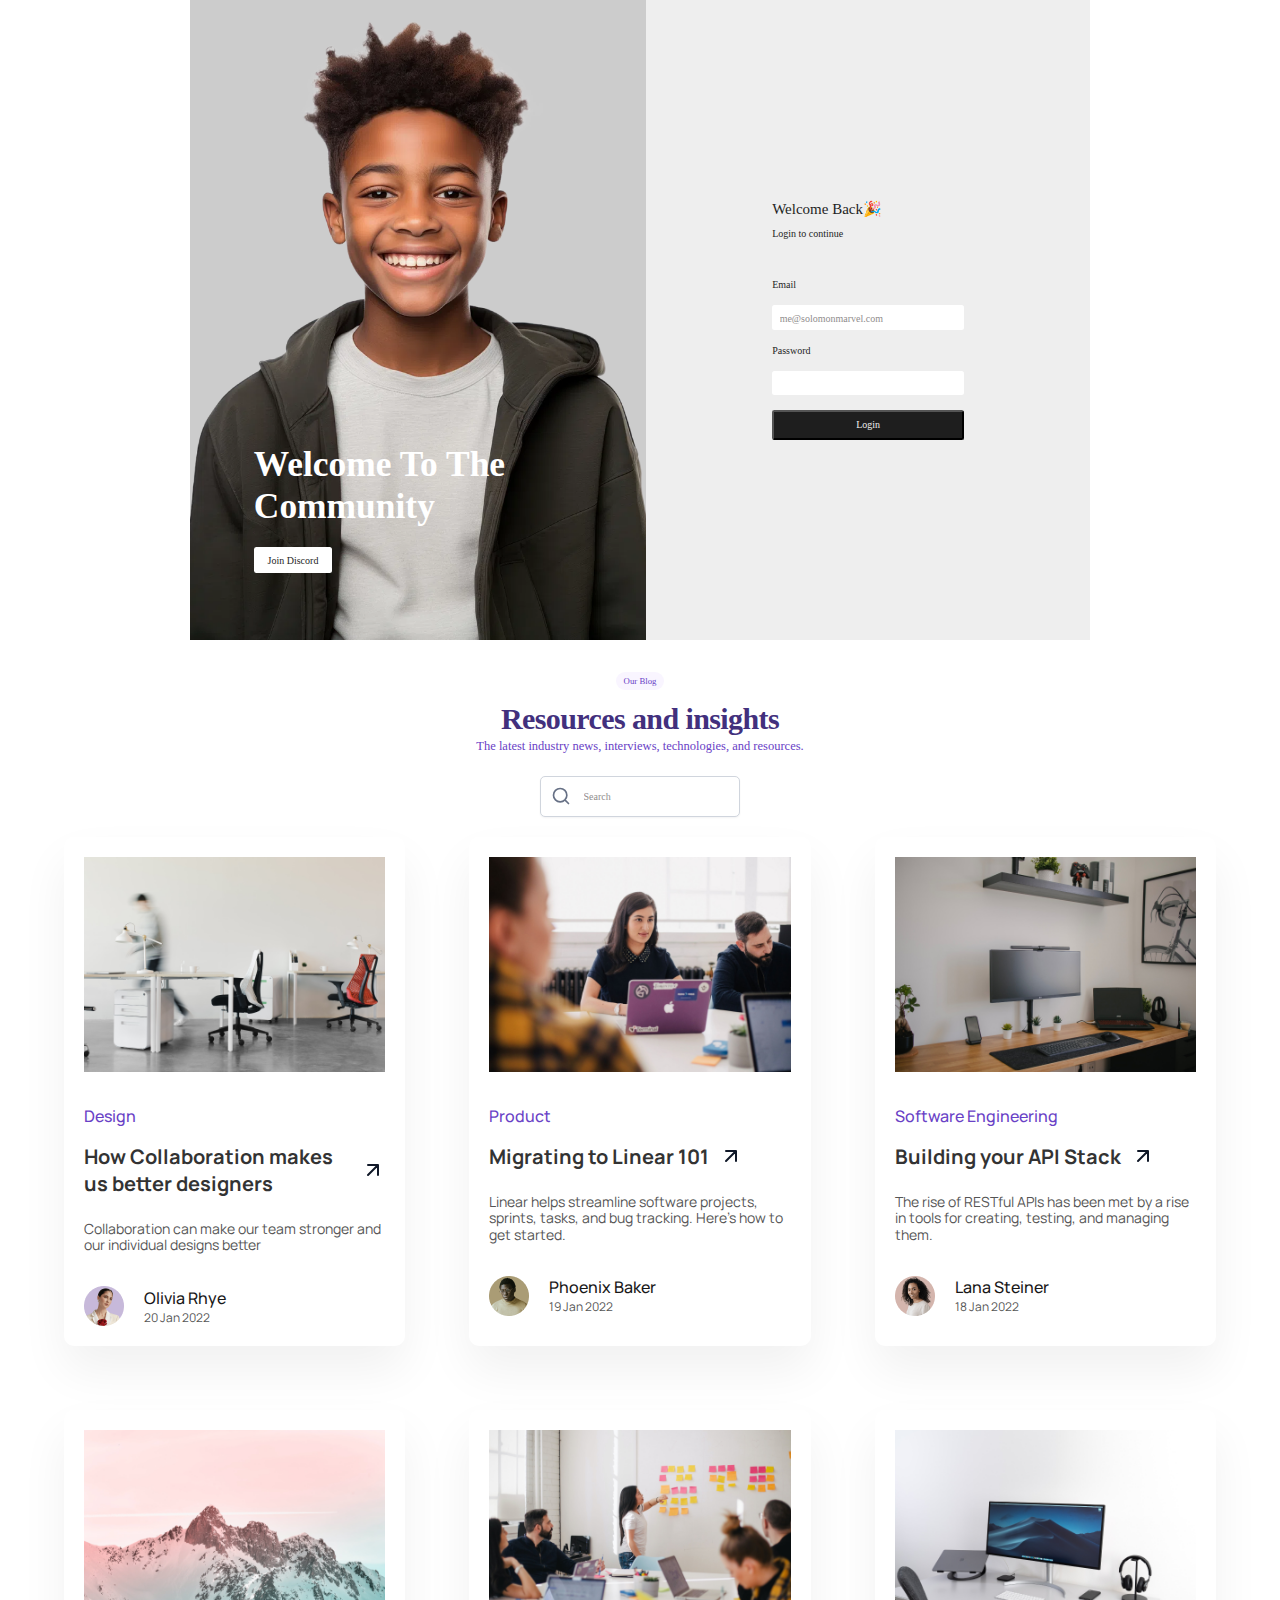
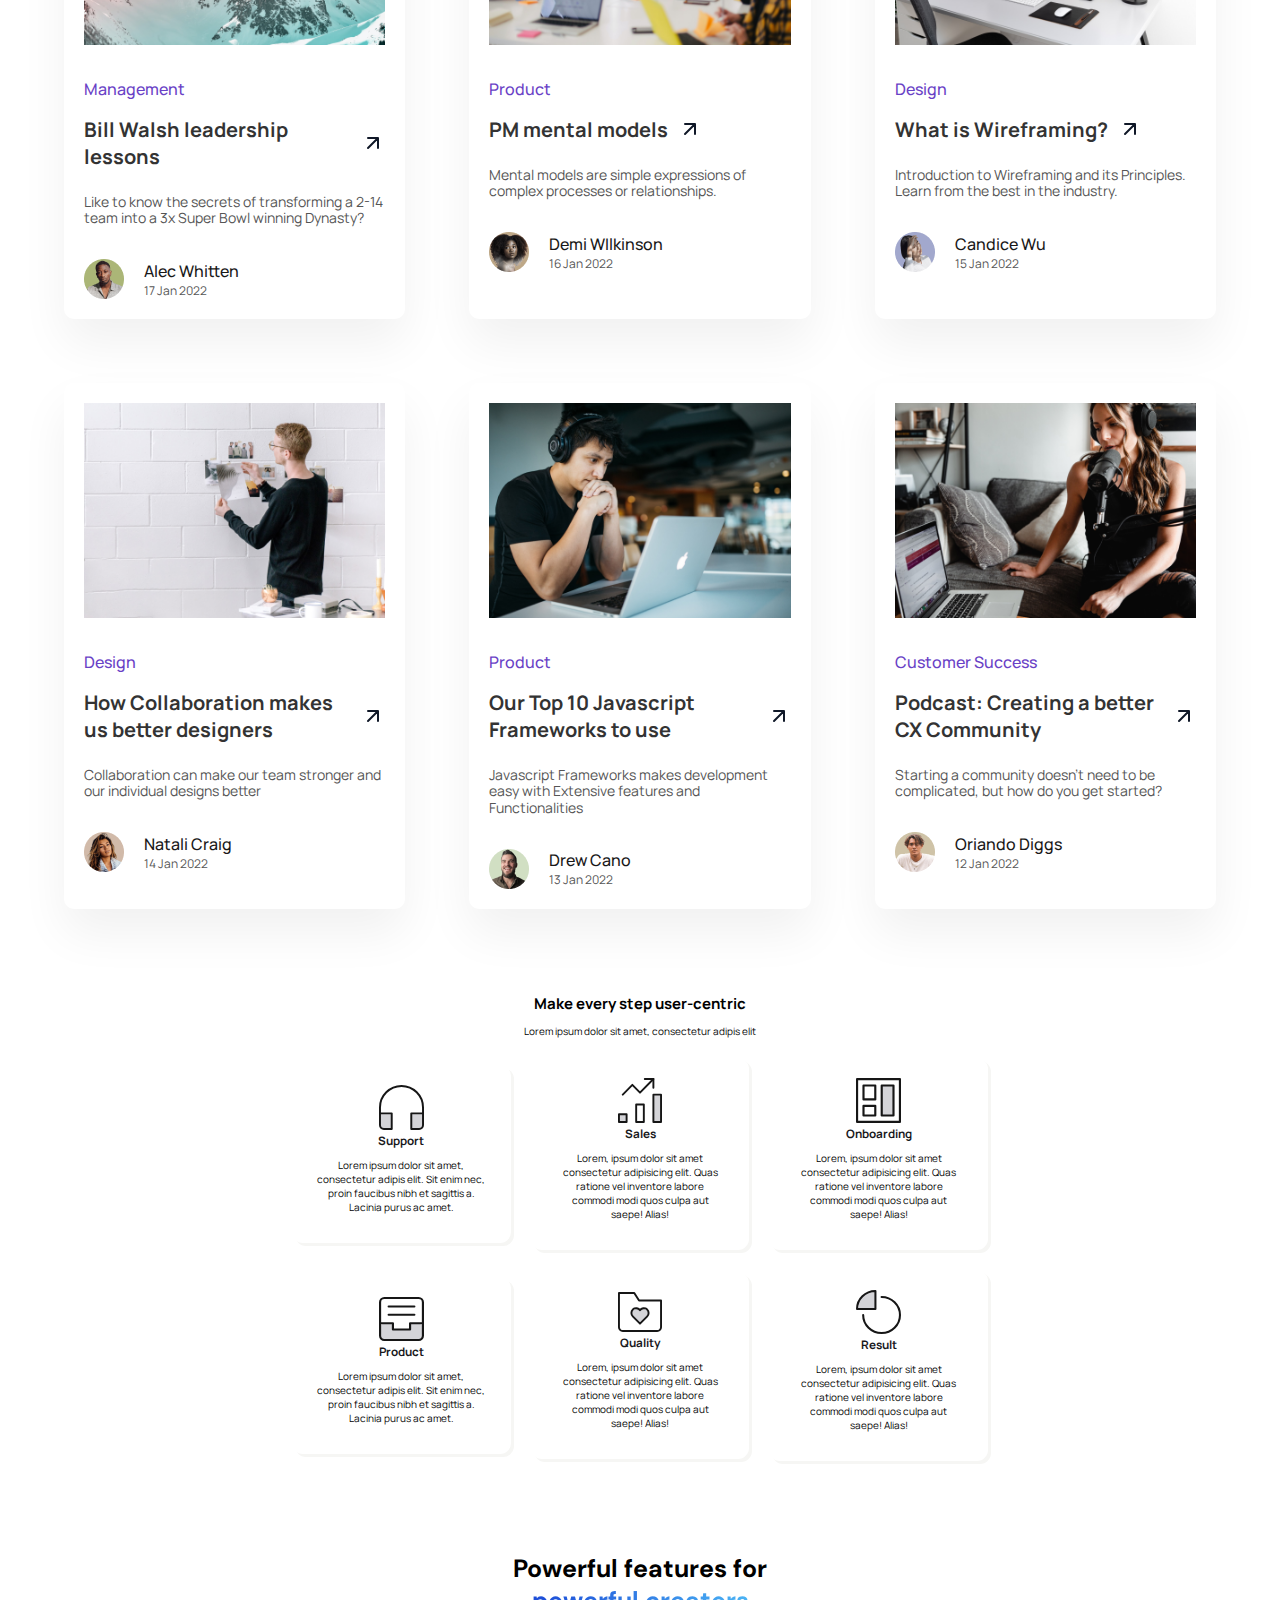
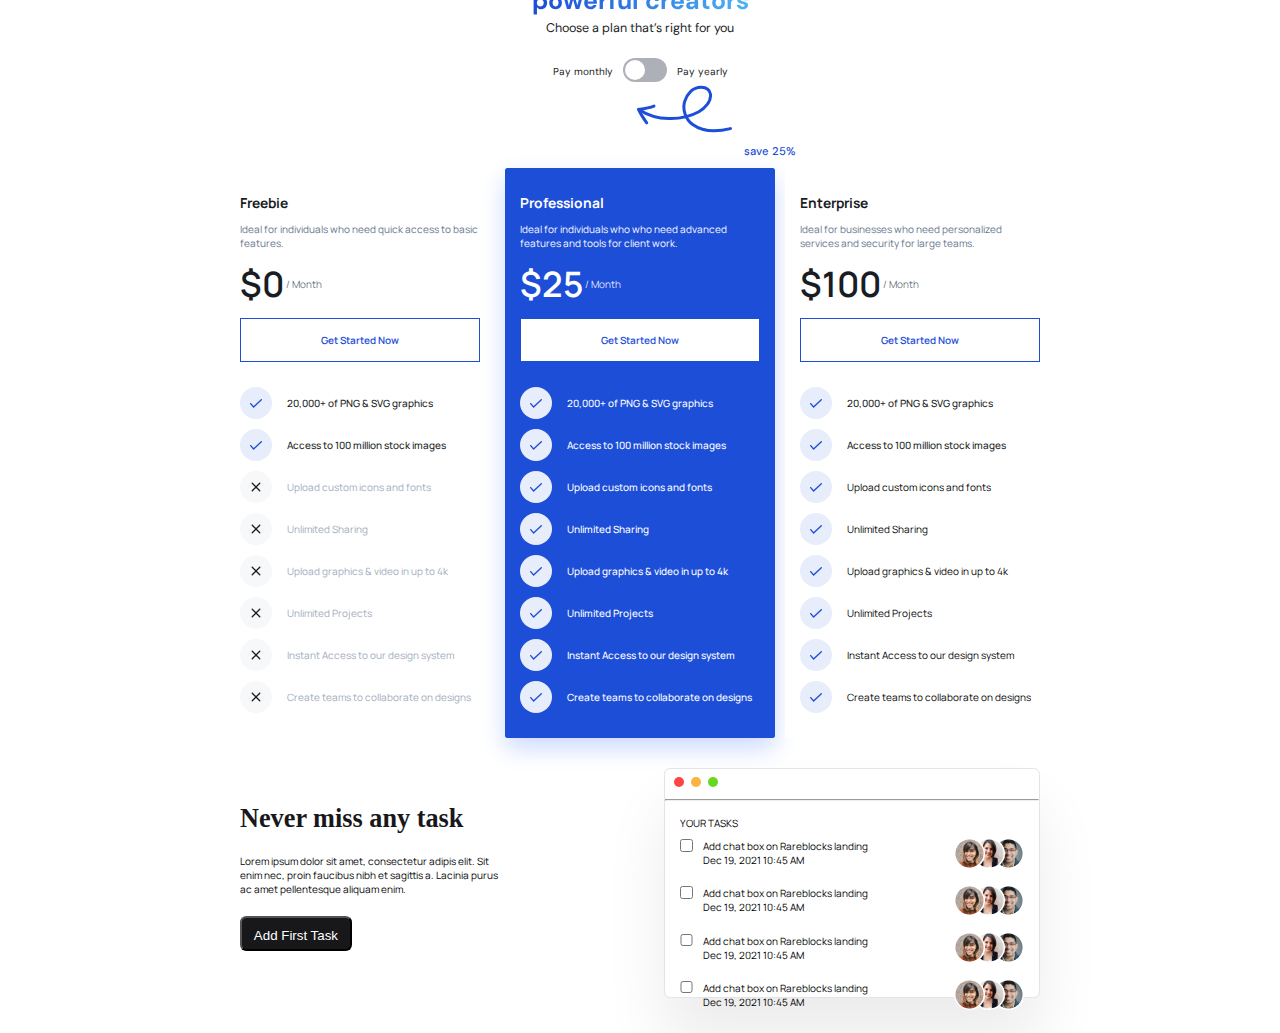
<file: index.html>
<!DOCTYPE html>
<html lang="en">
  <head>
    <meta charset="UTF-8" />
    <meta name="viewport" content="width=device-width, initial-scale=1.0" />
    <link rel="stylesheet" href="assets/css/style.css" />
    <link rel="stylesheet" href="assets/css/queries.css" />
    <title>Task 2 - Community Login</title>
  </head>

  <body>
    <!-- SECTION 3- LOGIN STARTS HERE -->
    <section class="login">
      <div class="left">
        <div class="left-text">
          <h2>Welcome to the community</h2>
          <a href="https://discord.com">Join Discord</a>
        </div>
      </div>
      <div class="right">
        <div class="centered-form">
          <div class="centered-text">
            <h4>Welcome Back🎉</h4>
            <p>Login to continue</p>
          </div>

          <form>
            <label for="email">Email</label>
            <input type="email" id="email" placeholder="me@solomonmarvel.com" />
            <label for="password">Password</label>
            <input type="password" id="password" />
            <button class="btn-login">Login</button>
          </form>
        </div>
      </div>
    </section>
    <!-- SECTION 3- LOGIN ENDS HERE -->

    <!--     SECTION SEVEN STARTS -->
    <section class="blogpost-7___section">
      <div class="blog-header">
        <div class="heading-badge">
          <p class="badge">Our Blog</p>
          <h3 class="blog-heading">Resources and insights</h3>
        </div>

        <p class="blog-subheading-text">
          The latest industry news, interviews, technologies, and resources.
        </p>
        <div class="search-bar">
          <img src="assets//img/icon/search.svg" alt="search icon" />
          <input type="text" placeholder="Search" />
        </div>
      </div>
      <div class="blogpost-7__container">
        <aside class="blogpost-7__card">
          <div class="blogpost-7___image-box">
            <img
              src="assets/img/images/blog/UX_review.png"
              alt="image of a workspace"
              class="blogpost-7___image"
            />
          </div>

          <div class="blogpost-7___text-box">
            <p class="blogpost-7___sub-heading">Design</p>
            <div class="blogpost-7___heading">
              <h4>How Collaboration makes us better designers</h4>
              <img src="assets/img/icon/arrow-up-right.svg" alt="" />
            </div>
            <p class="blogpost-7___text">
              Collaboration can make our team stronger and our individual
              designs better
            </p>
            <div class="blogpost-7___author">
              <img
                src="assets/img/images/avatar/olivia.png"
                alt="olivia-avatar"
              />
              <span>
                <p class="author-name">Olivia Rhye</p>
                <p class="author-date">20 Jan 2022</p>
              </span>
            </div>
          </div>
        </aside>

        <aside class="blogpost-7__card">
          <div class="blogpost-7___image-box">
            <img
              src="assets/img/images/blog/migrate.png"
              alt="group of techies with focus on the female techie"
              class="blogpost-7___image"
            />
          </div>

          <div class="blogpost-7___text-box">
            <p class="blogpost-7___sub-heading">Product</p>
            <div class="blogpost-7___heading">
              <h4>Migrating to Linear 101</h4>
              <img src="assets/img/icon/arrow-up-right.svg" alt="" />
            </div>
            <p class="blogpost-7___text">
              Linear helps streamline software projects, sprints, tasks, and bug
              tracking. Here’s how to get started.
            </p>
            <div class="blogpost-7___author">
              <img
                src="assets/img/images/avatar/phoenix.png"
                alt="Phoenix Baker"
              />
              <span>
                <p class="author-name">Phoenix Baker</p>
                <p class="author-date">19 Jan 2022</p>
              </span>
            </div>
          </div>
        </aside>

        <aside class="blogpost-7__card">
          <div class="blogpost-7___image-box">
            <img
              src="assets/img/images/blog/building_api.png"
              alt="workstation "
              class="blogpost-7___image"
            />
          </div>

          <div class="blogpost-7___text-box">
            <p class="blogpost-7___sub-heading">Software Engineering</p>
            <div class="blogpost-7___heading">
              <h4>Building your API Stack</h4>
              <img src="assets/img/icon/arrow-up-right.svg" alt="" />
            </div>
            <p class="blogpost-7___text">
              The rise of RESTful APIs has been met by a rise in tools for
              creating, testing, and managing them.
            </p>
            <div class="blogpost-7___author">
              <img
                src="assets/img/images/avatar/lana.png"
                alt="Lana Steiners"
              />
              <span>
                <p class="author-name">Lana Steiner</p>
                <p class="author-date">18 Jan 2022</p>
              </span>
            </div>
          </div>
        </aside>

        <aside class="blogpost-7__card">
          <div class="blogpost-7___image-box">
            <img
              src="assets/img/images/blog/bill_walsh.png"
              alt="image of a snowy mountain"
              class="blogpost-7___image"
            />
          </div>

          <div class="blogpost-7___text-box">
            <p class="blogpost-7___sub-heading">Management</p>
            <div class="blogpost-7___heading">
              <h4>Bill Walsh leadership lessons</h4>
              <img src="assets/img/icon/arrow-up-right.svg" alt="" />
            </div>
            <p class="blogpost-7___text">
              Like to know the secrets of transforming a 2-14 team into a 3x
              Super Bowl winning Dynasty?
            </p>
            <div class="blogpost-7___author">
              <img src="assets/img/images/avatar/alec.png" alt="Alec Whitten" />
              <span>
                <p class="author-name">Alec Whitten</p>
                <p class="author-date">17 Jan 2022</p>
              </span>
            </div>
          </div>
        </aside>

        <aside class="blogpost-7__card">
          <div class="blogpost-7___image-box">
            <img
              src="assets/img/images/blog/Pm_mental.png"
              alt="A woman pasting an item on wall"
              class="blogpost-7___image"
            />
          </div>

          <div class="blogpost-7___text-box">
            <p class="blogpost-7___sub-heading">Product</p>
            <div class="blogpost-7___heading">
              <h4>PM mental models</h4>
              <img src="assets/img/icon/arrow-up-right.svg" alt="" />
            </div>
            <p class="blogpost-7___text">
              Mental models are simple expressions of complex processes or
              relationships.
            </p>
            <div class="blogpost-7___author">
              <img
                src="assets/img/images/avatar/demi.png"
                alt="Demi WIlkinson"
              />
              <span>
                <p class="author-name">Demi WIlkinson</p>
                <p class="author-date">16 Jan 2022</p>
              </span>
            </div>
          </div>
        </aside>

        <aside class="blogpost-7__card">
          <div class="blogpost-7___image-box">
            <img
              src="assets/img/images/blog/wireframing.png"
              alt="A workstation with white desk"
              class="blogpost-7___image"
            />
          </div>

          <div class="blogpost-7___text-box">
            <p class="blogpost-7___sub-heading">Design</p>
            <div class="blogpost-7___heading">
              <h4>What is Wireframing?</h4>
              <img src="assets/img/icon/arrow-up-right.svg" alt="" />
            </div>
            <p class="blogpost-7___text">
              Introduction to Wireframing and its Principles. Learn from the
              best in the industry.
            </p>
            <div class="blogpost-7___author">
              <img
                src="assets/img/images/avatar/candice.png"
                alt="Candice Wu"
              />
              <span>
                <p class="author-name">Candice Wu</p>
                <p class="author-date">15 Jan 2022</p>
              </span>
            </div>
          </div>
        </aside>

        <aside class="blogpost-7__card">
          <div class="blogpost-7___image-box">
            <img
              src="assets/img/images/blog/collaboration.png"
              alt="A man pasting an item on wall"
              class="blogpost-7___image"
            />
          </div>

          <div class="blogpost-7___text-box">
            <p class="blogpost-7___sub-heading">Design</p>
            <div class="blogpost-7___heading">
              <h4>How Collaboration makes us better designers</h4>
              <img src="assets/img/icon/arrow-up-right.svg" alt="" />
            </div>
            <p class="blogpost-7___text">
              Collaboration can make our team stronger and our individual
              designs better
            </p>
            <div class="blogpost-7___author">
              <img
                src="assets/img/images/avatar/natali.png"
                alt="natali-avatar"
              />
              <span>
                <p class="author-name">Natali Craig</p>
                <p class="author-date">14 Jan 2022</p>
              </span>
            </div>
          </div>
        </aside>

        <aside class="blogpost-7__card">
          <div class="blogpost-7___image-box">
            <img
              src="assets/img/images/blog/top10_js_framework.png"
              alt="A man looking into the screen of a laptop"
              class="blogpost-7___image"
            />
          </div>

          <div class="blogpost-7___text-box">
            <p class="blogpost-7___sub-heading">Product</p>
            <div class="blogpost-7___heading">
              <h4>Our Top 10 Javascript Frameworks to use</h4>
              <img src="assets/img/icon/arrow-up-right.svg" alt="" />
            </div>
            <p class="blogpost-7___text">
              Javascript Frameworks makes development easy with Extensive
              features and Functionalities
            </p>
            <div class="blogpost-7___author">
              <img src="assets/img/images/avatar/drew.png" alt="Drew Cano" />
              <span>
                <p class="author-name">Drew Cano</p>
                <p class="author-date">13 Jan 2022</p>
              </span>
            </div>
          </div>
        </aside>

        <aside class="blogpost-7__card">
          <div class="blogpost-7___image-box">
            <img
              src="assets/img/images/blog/podcast.png"
              alt="A lady recording a podcast"
              class="blogpost-7___image"
            />
          </div>

          <div class="blogpost-7___text-box">
            <p class="blogpost-7___sub-heading">Customer Success</p>
            <div class="blogpost-7___heading">
              <h4>Podcast: Creating a better CX Community</h4>
              <img src="assets/img/icon/arrow-up-right.svg" alt="" />
            </div>
            <p class="blogpost-7___text">
              Starting a community doesn’t need to be complicated, but how do
              you get started?
            </p>
            <div class="blogpost-7___author">
              <img
                src="assets/img/images/avatar/orlando.png"
                alt="Oriando Diggs"
              />
              <span>
                <p class="author-name">Oriando Diggs</p>
                <p class="author-date">12 Jan 2022</p>
              </span>
            </div>
          </div>
        </aside>
      </div>
    </section>
    <!-- SECTION SEVEN ENDS -->
    <!-- SECTION EIGHT STARTS-->
    <section class="projects" id="projects">
      <h2 class="projects-title">Make every step user-centric</h2>
      <p class="projects-title">
        Lorem ipsum dolor sit amet, consectetur adipis elit
      </p>
      <div class="projects-container">
        <div class="project-container project-card">
          <img
            src="/assets/img/icon/support.svg"
            alt="headphones-3"
            class="project-pic"
          />
          <h3 class="project-title">Support</h3>
          <p class="project-details">
            Lorem ipsum dolor sit amet, consectetur adipis elit. Sit enim nec,
            proin faucibus nibh et sagittis a. Lacinia purus ac amet.
          </p>
        </div>
        <div class="project-container project-card">
          <img
            src="/assets/img/icon/sales.svg"
            alt="chart-bar-33"
            class="project-pic"
          />
          <h3 class="project-title">Sales</h3>
          <p class="project-details">
            Lorem, ipsum dolor sit amet consectetur adipisicing elit. Quas
            ratione vel inventore labore commodi modi quos culpa aut saepe!
            Alias!
          </p>
        </div>
        <div class="project-container project-card">
          <img
            src="/assets/img/icon/onboarding.svg"
            alt="board-2"
            class="project-pic"
          />
          <h3 class="project-title">Onboarding</h3>
          <p class="project-details">
            Lorem, ipsum dolor sit amet consectetur adipisicing elit. Quas
            ratione vel inventore labore commodi modi quos culpa aut saepe!
            Alias!
          </p>
        </div>
      </div>

      <div class="projects-container">
        <div class="project-container project-card">
          <img
            src="/assets/img/icon/product.svg"
            alt="archive-content"
            class="project-pic"
          />
          <h3 class="project-title">Product</h3>
          <p class="project-details">
            Lorem ipsum dolor sit amet, consectetur adipis elit. Sit enim nec,
            proin faucibus nibh et sagittis a. Lacinia purus ac amet.
          </p>
        </div>
        <div class="project-container project-card">
          <img
            src="/assets/img/icon/quality.svg"
            alt="folder-favorite"
            class="project-pic"
          />
          <h3 class="project-title">Quality</h3>
          <p class="project-details">
            Lorem, ipsum dolor sit amet consectetur adipisicing elit. Quas
            ratione vel inventore labore commodi modi quos culpa aut saepe!
            Alias!
          </p>
        </div>
        <div class="project-container project-card">
          <img
            src="/assets/img/icon/result.svg"
            alt="chart-3"
            class="project-pic"
          />
          <h3 class="project-title">Result</h3>
          <p class="project-details">
            Lorem, ipsum dolor sit amet consectetur adipisicing elit. Quas
            ratione vel inventore labore commodi modi quos culpa aut saepe!
            Alias!
          </p>
        </div>
      </div>
    </section>
    <!-- SECTION EIGHT ENDS -->

    <!-- SECTION NINE START-->
    <section>
      <div class="page-nine">
        <div class="heading-content">
          <h1 class="header">
            Powerful features for
            <span class="creators">powerful creators</span>
          </h1>
          <p class="paragraph">Choose a plan that’s right for you</p>
          <p class="paragraph sub-text">
            Pay monthly
            <span class="switch"
              ><svg
                width="44"
                height="24"
                viewBox="0 0 44 24"
                fill="none"
                xmlns="http://www.w3.org/2000/svg"
              >
                <rect
                  width="44"
                  height="24"
                  rx="12"
                  fill="#040921"
                  fill-opacity="0.32"
                />
                <rect x="2" y="2" width="20" height="20" rx="10" fill="white" />
              </svg>
            </span>
            Pay yearly
          </p>
          <p class="arrow-save">
            <svg
              width="107"
              height="88"
              viewBox="0 0 107 88"
              fill="none"
              xmlns="http://www.w3.org/2000/svg"
            >
              <path
                d="M95.4464 61.5977C83.1573 64.6614 68.4838 65.2435 57.6839 57.5062C50.7821 52.5616 47.1171 42.563 49.6965 34.4474C52.1325 26.7828 57.8212 20.0484 66.3458 20.2537C70.7891 20.3607 74.6202 22.405 75.4291 27.0843C76.6648 34.2331 69.5332 41.6311 63.863 44.7407C46.1673 54.4454 21.1341 53.9054 4.27692 42.6409"
                stroke="#1D4ED8"
                stroke-width="3"
                stroke-linecap="round"
              />
              <path
                d="M11.7068 55.8447C9.64482 52.9634 5.14208 46.2418 3.62681 42.4054"
                stroke="#1D4ED8"
                stroke-width="3"
                stroke-linecap="round"
              />
              <path
                d="M3.62689 42.4058C7.13954 41.9423 15.1239 40.6365 18.9603 39.1212"
                stroke="#1D4ED8"
                stroke-width="3"
                stroke-linecap="round"
              />
            </svg>
            <span class="arrow-text">save 25%</span>
          </p>
        </div>
      </div>
    </section>
    <section>
      <div class="flex">
        <div class="row">
          <h3 class="row-heading">Freebie</h3>
          <p class="row-paragraph">
            Ideal for individuals who need quick access to basic features.
          </p>
          <p class="row-sub-paragraph">$0 <span class="sub">/ Month</span></p>
          <button type="button" class="btn">Get Started Now</button>
          <p class="features">
            <svg
              width="32"
              height="32"
              viewBox="0 0 32 32"
              fill="none"
              xmlns="http://www.w3.org/2000/svg"
            >
              <rect width="32" height="32" rx="16" fill="#E8EDFB" />
              <path
                fill-rule="evenodd"
                clip-rule="evenodd"
                d="M21.8162 12.207C22.0701 12.4737 22.0597 12.8957 21.793 13.1495L14.0893 20.4829C13.9577 20.6081 13.7808 20.6742 13.5993 20.666C13.4179 20.6577 13.2477 20.5758 13.128 20.4391L10.1651 17.0545C9.92254 16.7775 9.95052 16.3563 10.2276 16.1138C10.5046 15.8713 10.9258 15.8992 11.1683 16.1763L13.6734 19.0379L20.8737 12.1838C21.1404 11.9299 21.5624 11.9403 21.8162 12.207Z"
                fill="#1D4ED8"
              />
            </svg>
            <span class="bold-text">20,000+ of PNG & SVG graphics</span>
          </p>
          <p class="features">
            <svg
              width="32"
              height="32"
              viewBox="0 0 32 32"
              fill="none"
              xmlns="http://www.w3.org/2000/svg"
            >
              <rect width="32" height="32" rx="16" fill="#E8EDFB" />
              <path
                fill-rule="evenodd"
                clip-rule="evenodd"
                d="M21.8162 12.207C22.0701 12.4737 22.0597 12.8957 21.793 13.1495L14.0893 20.4829C13.9577 20.6081 13.7808 20.6742 13.5993 20.666C13.4179 20.6577 13.2477 20.5758 13.128 20.4391L10.1651 17.0545C9.92254 16.7775 9.95052 16.3563 10.2276 16.1138C10.5046 15.8713 10.9258 15.8992 11.1683 16.1763L13.6734 19.0379L20.8737 12.1838C21.1404 11.9299 21.5624 11.9403 21.8162 12.207Z"
                fill="#1D4ED8"
              />
            </svg>
            <span class="bold-text">Access to 100 million stock images</span>
          </p>
          <p class="features">
            <svg
              width="32"
              height="32"
              viewBox="0 0 32 32"
              fill="none"
              xmlns="http://www.w3.org/2000/svg"
            >
              <rect width="32" height="32" rx="16" fill="#F7F8F9" />
              <path
                d="M20.2422 20.2426C20.5025 19.9822 20.5025 19.5601 20.2422 19.2997L16.9428 16.0004L20.2431 12.7001C20.5034 12.4397 20.5034 12.0176 20.2431 11.7573C19.9827 11.4969 19.5606 11.4969 19.3003 11.7573L16 15.0576L12.6997 11.7573C12.4394 11.4969 12.0173 11.4969 11.7569 11.7573C11.4966 12.0176 11.4966 12.4397 11.7569 12.7001L15.0572 16.0004L11.7578 19.2997C11.4975 19.5601 11.4975 19.9822 11.7578 20.2426C12.0182 20.5029 12.4403 20.5029 12.7006 20.2426L16 16.9432L19.2994 20.2426C19.5597 20.5029 19.9818 20.5029 20.2422 20.2426Z"
                fill="#191D23"
              />
            </svg>

            <span class="blur-text">Upload custom icons and fonts</span>
          </p>
          <p class="features">
            <svg
              width="32"
              height="32"
              viewBox="0 0 32 32"
              fill="none"
              xmlns="http://www.w3.org/2000/svg"
            >
              <rect width="32" height="32" rx="16" fill="#F7F8F9" />
              <path
                d="M20.2422 20.2426C20.5025 19.9822 20.5025 19.5601 20.2422 19.2997L16.9428 16.0004L20.2431 12.7001C20.5034 12.4397 20.5034 12.0176 20.2431 11.7573C19.9827 11.4969 19.5606 11.4969 19.3003 11.7573L16 15.0576L12.6997 11.7573C12.4394 11.4969 12.0173 11.4969 11.7569 11.7573C11.4966 12.0176 11.4966 12.4397 11.7569 12.7001L15.0572 16.0004L11.7578 19.2997C11.4975 19.5601 11.4975 19.9822 11.7578 20.2426C12.0182 20.5029 12.4403 20.5029 12.7006 20.2426L16 16.9432L19.2994 20.2426C19.5597 20.5029 19.9818 20.5029 20.2422 20.2426Z"
                fill="#191D23"
              />
            </svg>

            <span class="blur-text">Unlimited Sharing</span>
          </p>
          <p class="features">
            <svg
              width="32"
              height="32"
              viewBox="0 0 32 32"
              fill="none"
              xmlns="http://www.w3.org/2000/svg"
            >
              <rect width="32" height="32" rx="16" fill="#F7F8F9" />
              <path
                d="M20.2422 20.2426C20.5025 19.9822 20.5025 19.5601 20.2422 19.2997L16.9428 16.0004L20.2431 12.7001C20.5034 12.4397 20.5034 12.0176 20.2431 11.7573C19.9827 11.4969 19.5606 11.4969 19.3003 11.7573L16 15.0576L12.6997 11.7573C12.4394 11.4969 12.0173 11.4969 11.7569 11.7573C11.4966 12.0176 11.4966 12.4397 11.7569 12.7001L15.0572 16.0004L11.7578 19.2997C11.4975 19.5601 11.4975 19.9822 11.7578 20.2426C12.0182 20.5029 12.4403 20.5029 12.7006 20.2426L16 16.9432L19.2994 20.2426C19.5597 20.5029 19.9818 20.5029 20.2422 20.2426Z"
                fill="#191D23"
              />
            </svg>

            <span class="blur-text">Upload graphics & video in up to 4k</span>
          </p>
          <p class="features">
            <svg
              width="32"
              height="32"
              viewBox="0 0 32 32"
              fill="none"
              xmlns="http://www.w3.org/2000/svg"
            >
              <rect width="32" height="32" rx="16" fill="#F7F8F9" />
              <path
                d="M20.2422 20.2426C20.5025 19.9822 20.5025 19.5601 20.2422 19.2997L16.9428 16.0004L20.2431 12.7001C20.5034 12.4397 20.5034 12.0176 20.2431 11.7573C19.9827 11.4969 19.5606 11.4969 19.3003 11.7573L16 15.0576L12.6997 11.7573C12.4394 11.4969 12.0173 11.4969 11.7569 11.7573C11.4966 12.0176 11.4966 12.4397 11.7569 12.7001L15.0572 16.0004L11.7578 19.2997C11.4975 19.5601 11.4975 19.9822 11.7578 20.2426C12.0182 20.5029 12.4403 20.5029 12.7006 20.2426L16 16.9432L19.2994 20.2426C19.5597 20.5029 19.9818 20.5029 20.2422 20.2426Z"
                fill="#191D23"
              />
            </svg>

            <span class="blur-text">Unlimited Projects</span>
          </p>
          <p class="features">
            <svg
              width="32"
              height="32"
              viewBox="0 0 32 32"
              fill="none"
              xmlns="http://www.w3.org/2000/svg"
            >
              <rect width="32" height="32" rx="16" fill="#F7F8F9" />
              <path
                d="M20.2422 20.2426C20.5025 19.9822 20.5025 19.5601 20.2422 19.2997L16.9428 16.0004L20.2431 12.7001C20.5034 12.4397 20.5034 12.0176 20.2431 11.7573C19.9827 11.4969 19.5606 11.4969 19.3003 11.7573L16 15.0576L12.6997 11.7573C12.4394 11.4969 12.0173 11.4969 11.7569 11.7573C11.4966 12.0176 11.4966 12.4397 11.7569 12.7001L15.0572 16.0004L11.7578 19.2997C11.4975 19.5601 11.4975 19.9822 11.7578 20.2426C12.0182 20.5029 12.4403 20.5029 12.7006 20.2426L16 16.9432L19.2994 20.2426C19.5597 20.5029 19.9818 20.5029 20.2422 20.2426Z"
                fill="#191D23"
              />
            </svg>

            <span class="blur-text">Instant Access to our design system</span>
          </p>
          <p class="features">
            <svg
              width="32"
              height="32"
              viewBox="0 0 32 32"
              fill="none"
              xmlns="http://www.w3.org/2000/svg"
            >
              <rect width="32" height="32" rx="16" fill="#F7F8F9" />
              <path
                d="M20.2422 20.2426C20.5025 19.9822 20.5025 19.5601 20.2422 19.2997L16.9428 16.0004L20.2431 12.7001C20.5034 12.4397 20.5034 12.0176 20.2431 11.7573C19.9827 11.4969 19.5606 11.4969 19.3003 11.7573L16 15.0576L12.6997 11.7573C12.4394 11.4969 12.0173 11.4969 11.7569 11.7573C11.4966 12.0176 11.4966 12.4397 11.7569 12.7001L15.0572 16.0004L11.7578 19.2997C11.4975 19.5601 11.4975 19.9822 11.7578 20.2426C12.0182 20.5029 12.4403 20.5029 12.7006 20.2426L16 16.9432L19.2994 20.2426C19.5597 20.5029 19.9818 20.5029 20.2422 20.2426Z"
                fill="#191D23"
              />
            </svg>

            <span class="blur-text"
              >Create teams to collaborate on designs</span
            >
          </p>
        </div>
        <div class="row primary">
          <h3 class="row-heading text">Professional</h3>
          <p class="row-paragraph text">
            Ideal for individuals who who need advanced features and tools for
            client work.
          </p>
          <p class="row-sub-paragraph text">
            $25 <span class="sub text">/ Month</span>
          </p>
          <button type="button" class="btn btn-white">Get Started Now</button>
          <p class="features">
            <svg
              width="32"
              height="32"
              viewBox="0 0 32 32"
              fill="none"
              xmlns="http://www.w3.org/2000/svg"
            >
              <rect width="32" height="32" rx="16" fill="#E8EDFB" />
              <path
                fill-rule="evenodd"
                clip-rule="evenodd"
                d="M21.8162 12.207C22.0701 12.4737 22.0597 12.8957 21.793 13.1495L14.0893 20.4829C13.9577 20.6081 13.7808 20.6742 13.5993 20.666C13.4179 20.6577 13.2477 20.5758 13.128 20.4391L10.1651 17.0545C9.92254 16.7775 9.95052 16.3563 10.2276 16.1138C10.5046 15.8713 10.9258 15.8992 11.1683 16.1763L13.6734 19.0379L20.8737 12.1838C21.1404 11.9299 21.5624 11.9403 21.8162 12.207Z"
                fill="#1D4ED8"
              />
            </svg>
            <span class="bold-text text">20,000+ of PNG & SVG graphics</span>
          </p>
          <p class="features">
            <svg
              width="32"
              height="32"
              viewBox="0 0 32 32"
              fill="none"
              xmlns="http://www.w3.org/2000/svg"
            >
              <rect width="32" height="32" rx="16" fill="#E8EDFB" />
              <path
                fill-rule="evenodd"
                clip-rule="evenodd"
                d="M21.8162 12.207C22.0701 12.4737 22.0597 12.8957 21.793 13.1495L14.0893 20.4829C13.9577 20.6081 13.7808 20.6742 13.5993 20.666C13.4179 20.6577 13.2477 20.5758 13.128 20.4391L10.1651 17.0545C9.92254 16.7775 9.95052 16.3563 10.2276 16.1138C10.5046 15.8713 10.9258 15.8992 11.1683 16.1763L13.6734 19.0379L20.8737 12.1838C21.1404 11.9299 21.5624 11.9403 21.8162 12.207Z"
                fill="#1D4ED8"
              />
            </svg>
            <span class="bold-text text"
              >Access to 100 million stock images</span
            >
          </p>
          <p class="features">
            <svg
              width="32"
              height="32"
              viewBox="0 0 32 32"
              fill="none"
              xmlns="http://www.w3.org/2000/svg"
            >
              <rect width="32" height="32" rx="16" fill="#E8EDFB" />
              <path
                fill-rule="evenodd"
                clip-rule="evenodd"
                d="M21.8162 12.207C22.0701 12.4737 22.0597 12.8957 21.793 13.1495L14.0893 20.4829C13.9577 20.6081 13.7808 20.6742 13.5993 20.666C13.4179 20.6577 13.2477 20.5758 13.128 20.4391L10.1651 17.0545C9.92254 16.7775 9.95052 16.3563 10.2276 16.1138C10.5046 15.8713 10.9258 15.8992 11.1683 16.1763L13.6734 19.0379L20.8737 12.1838C21.1404 11.9299 21.5624 11.9403 21.8162 12.207Z"
                fill="#1D4ED8"
              />
            </svg>

            <span class="bold-text text">Upload custom icons and fonts</span>
          </p>
          <p class="features">
            <svg
              width="32"
              height="32"
              viewBox="0 0 32 32"
              fill="none"
              xmlns="http://www.w3.org/2000/svg"
            >
              <rect width="32" height="32" rx="16" fill="#E8EDFB" />
              <path
                fill-rule="evenodd"
                clip-rule="evenodd"
                d="M21.8162 12.207C22.0701 12.4737 22.0597 12.8957 21.793 13.1495L14.0893 20.4829C13.9577 20.6081 13.7808 20.6742 13.5993 20.666C13.4179 20.6577 13.2477 20.5758 13.128 20.4391L10.1651 17.0545C9.92254 16.7775 9.95052 16.3563 10.2276 16.1138C10.5046 15.8713 10.9258 15.8992 11.1683 16.1763L13.6734 19.0379L20.8737 12.1838C21.1404 11.9299 21.5624 11.9403 21.8162 12.207Z"
                fill="#1D4ED8"
              />
            </svg>

            <span class="bold-text text">Unlimited Sharing</span>
          </p>
          <p class="features">
            <svg
              width="32"
              height="32"
              viewBox="0 0 32 32"
              fill="none"
              xmlns="http://www.w3.org/2000/svg"
            >
              <rect width="32" height="32" rx="16" fill="#E8EDFB" />
              <path
                fill-rule="evenodd"
                clip-rule="evenodd"
                d="M21.8162 12.207C22.0701 12.4737 22.0597 12.8957 21.793 13.1495L14.0893 20.4829C13.9577 20.6081 13.7808 20.6742 13.5993 20.666C13.4179 20.6577 13.2477 20.5758 13.128 20.4391L10.1651 17.0545C9.92254 16.7775 9.95052 16.3563 10.2276 16.1138C10.5046 15.8713 10.9258 15.8992 11.1683 16.1763L13.6734 19.0379L20.8737 12.1838C21.1404 11.9299 21.5624 11.9403 21.8162 12.207Z"
                fill="#1D4ED8"
              />
            </svg>

            <span class="bold-text text"
              >Upload graphics & video in up to 4k</span
            >
          </p>
          <p class="features">
            <svg
              width="32"
              height="32"
              viewBox="0 0 32 32"
              fill="none"
              xmlns="http://www.w3.org/2000/svg"
            >
              <rect width="32" height="32" rx="16" fill="#E8EDFB" />
              <path
                fill-rule="evenodd"
                clip-rule="evenodd"
                d="M21.8162 12.207C22.0701 12.4737 22.0597 12.8957 21.793 13.1495L14.0893 20.4829C13.9577 20.6081 13.7808 20.6742 13.5993 20.666C13.4179 20.6577 13.2477 20.5758 13.128 20.4391L10.1651 17.0545C9.92254 16.7775 9.95052 16.3563 10.2276 16.1138C10.5046 15.8713 10.9258 15.8992 11.1683 16.1763L13.6734 19.0379L20.8737 12.1838C21.1404 11.9299 21.5624 11.9403 21.8162 12.207Z"
                fill="#1D4ED8"
              />
            </svg>

            <span class="bold-text text">Unlimited Projects</span>
          </p>
          <p class="features">
            <svg
              width="32"
              height="32"
              viewBox="0 0 32 32"
              fill="none"
              xmlns="http://www.w3.org/2000/svg"
            >
              <rect width="32" height="32" rx="16" fill="#E8EDFB" />
              <path
                fill-rule="evenodd"
                clip-rule="evenodd"
                d="M21.8162 12.207C22.0701 12.4737 22.0597 12.8957 21.793 13.1495L14.0893 20.4829C13.9577 20.6081 13.7808 20.6742 13.5993 20.666C13.4179 20.6577 13.2477 20.5758 13.128 20.4391L10.1651 17.0545C9.92254 16.7775 9.95052 16.3563 10.2276 16.1138C10.5046 15.8713 10.9258 15.8992 11.1683 16.1763L13.6734 19.0379L20.8737 12.1838C21.1404 11.9299 21.5624 11.9403 21.8162 12.207Z"
                fill="#1D4ED8"
              />
            </svg>

            <span class="bold-text text"
              >Instant Access to our design system</span
            >
          </p>
          <p class="features">
            <svg
              width="32"
              height="32"
              viewBox="0 0 32 32"
              fill="none"
              xmlns="http://www.w3.org/2000/svg"
            >
              <rect width="32" height="32" rx="16" fill="#E8EDFB" />
              <path
                fill-rule="evenodd"
                clip-rule="evenodd"
                d="M21.8162 12.207C22.0701 12.4737 22.0597 12.8957 21.793 13.1495L14.0893 20.4829C13.9577 20.6081 13.7808 20.6742 13.5993 20.666C13.4179 20.6577 13.2477 20.5758 13.128 20.4391L10.1651 17.0545C9.92254 16.7775 9.95052 16.3563 10.2276 16.1138C10.5046 15.8713 10.9258 15.8992 11.1683 16.1763L13.6734 19.0379L20.8737 12.1838C21.1404 11.9299 21.5624 11.9403 21.8162 12.207Z"
                fill="#1D4ED8"
              />
            </svg>

            <span class="bold-text text"
              >Create teams to collaborate on designs</span
            >
          </p>
        </div>
        <div class="row">
          <h3 class="row-heading">Enterprise</h3>
          <p class="row-paragraph">
            Ideal for businesses who need personalized services and security for
            large teams.
          </p>
          <p class="row-sub-paragraph">$100 <span class="sub">/ Month</span></p>
          <button type="button" class="btn">Get Started Now</button>
          <p class="features">
            <svg
              width="32"
              height="32"
              viewBox="0 0 32 32"
              fill="none"
              xmlns="http://www.w3.org/2000/svg"
            >
              <rect width="32" height="32" rx="16" fill="#E8EDFB" />
              <path
                fill-rule="evenodd"
                clip-rule="evenodd"
                d="M21.8162 12.207C22.0701 12.4737 22.0597 12.8957 21.793 13.1495L14.0893 20.4829C13.9577 20.6081 13.7808 20.6742 13.5993 20.666C13.4179 20.6577 13.2477 20.5758 13.128 20.4391L10.1651 17.0545C9.92254 16.7775 9.95052 16.3563 10.2276 16.1138C10.5046 15.8713 10.9258 15.8992 11.1683 16.1763L13.6734 19.0379L20.8737 12.1838C21.1404 11.9299 21.5624 11.9403 21.8162 12.207Z"
                fill="#1D4ED8"
              />
            </svg>
            <span class="bold-text">20,000+ of PNG & SVG graphics</span>
          </p>
          <p class="features">
            <svg
              width="32"
              height="32"
              viewBox="0 0 32 32"
              fill="none"
              xmlns="http://www.w3.org/2000/svg"
            >
              <rect width="32" height="32" rx="16" fill="#E8EDFB" />
              <path
                fill-rule="evenodd"
                clip-rule="evenodd"
                d="M21.8162 12.207C22.0701 12.4737 22.0597 12.8957 21.793 13.1495L14.0893 20.4829C13.9577 20.6081 13.7808 20.6742 13.5993 20.666C13.4179 20.6577 13.2477 20.5758 13.128 20.4391L10.1651 17.0545C9.92254 16.7775 9.95052 16.3563 10.2276 16.1138C10.5046 15.8713 10.9258 15.8992 11.1683 16.1763L13.6734 19.0379L20.8737 12.1838C21.1404 11.9299 21.5624 11.9403 21.8162 12.207Z"
                fill="#1D4ED8"
              />
            </svg>
            <span class="bold-text">Access to 100 million stock images</span>
          </p>
          <p class="features">
            <svg
              width="32"
              height="32"
              viewBox="0 0 32 32"
              fill="none"
              xmlns="http://www.w3.org/2000/svg"
            >
              <rect width="32" height="32" rx="16" fill="#E8EDFB" />
              <path
                fill-rule="evenodd"
                clip-rule="evenodd"
                d="M21.8162 12.207C22.0701 12.4737 22.0597 12.8957 21.793 13.1495L14.0893 20.4829C13.9577 20.6081 13.7808 20.6742 13.5993 20.666C13.4179 20.6577 13.2477 20.5758 13.128 20.4391L10.1651 17.0545C9.92254 16.7775 9.95052 16.3563 10.2276 16.1138C10.5046 15.8713 10.9258 15.8992 11.1683 16.1763L13.6734 19.0379L20.8737 12.1838C21.1404 11.9299 21.5624 11.9403 21.8162 12.207Z"
                fill="#1D4ED8"
              />
            </svg>

            <span>Upload custom icons and fonts</span>
          </p>
          <p class="features">
            <svg
              width="32"
              height="32"
              viewBox="0 0 32 32"
              fill="none"
              xmlns="http://www.w3.org/2000/svg"
            >
              <rect width="32" height="32" rx="16" fill="#E8EDFB" />
              <path
                fill-rule="evenodd"
                clip-rule="evenodd"
                d="M21.8162 12.207C22.0701 12.4737 22.0597 12.8957 21.793 13.1495L14.0893 20.4829C13.9577 20.6081 13.7808 20.6742 13.5993 20.666C13.4179 20.6577 13.2477 20.5758 13.128 20.4391L10.1651 17.0545C9.92254 16.7775 9.95052 16.3563 10.2276 16.1138C10.5046 15.8713 10.9258 15.8992 11.1683 16.1763L13.6734 19.0379L20.8737 12.1838C21.1404 11.9299 21.5624 11.9403 21.8162 12.207Z"
                fill="#1D4ED8"
              />
            </svg>

            <span>Unlimited Sharing</span>
          </p>
          <p class="features">
            <svg
              width="32"
              height="32"
              viewBox="0 0 32 32"
              fill="none"
              xmlns="http://www.w3.org/2000/svg"
            >
              <rect width="32" height="32" rx="16" fill="#E8EDFB" />
              <path
                fill-rule="evenodd"
                clip-rule="evenodd"
                d="M21.8162 12.207C22.0701 12.4737 22.0597 12.8957 21.793 13.1495L14.0893 20.4829C13.9577 20.6081 13.7808 20.6742 13.5993 20.666C13.4179 20.6577 13.2477 20.5758 13.128 20.4391L10.1651 17.0545C9.92254 16.7775 9.95052 16.3563 10.2276 16.1138C10.5046 15.8713 10.9258 15.8992 11.1683 16.1763L13.6734 19.0379L20.8737 12.1838C21.1404 11.9299 21.5624 11.9403 21.8162 12.207Z"
                fill="#1D4ED8"
              />
            </svg>

            <span>Upload graphics & video in up to 4k</span>
          </p>
          <p class="features">
            <svg
              width="32"
              height="32"
              viewBox="0 0 32 32"
              fill="none"
              xmlns="http://www.w3.org/2000/svg"
            >
              <rect width="32" height="32" rx="16" fill="#E8EDFB" />
              <path
                fill-rule="evenodd"
                clip-rule="evenodd"
                d="M21.8162 12.207C22.0701 12.4737 22.0597 12.8957 21.793 13.1495L14.0893 20.4829C13.9577 20.6081 13.7808 20.6742 13.5993 20.666C13.4179 20.6577 13.2477 20.5758 13.128 20.4391L10.1651 17.0545C9.92254 16.7775 9.95052 16.3563 10.2276 16.1138C10.5046 15.8713 10.9258 15.8992 11.1683 16.1763L13.6734 19.0379L20.8737 12.1838C21.1404 11.9299 21.5624 11.9403 21.8162 12.207Z"
                fill="#1D4ED8"
              />
            </svg>

            <span>Unlimited Projects</span>
          </p>
          <p class="features">
            <svg
              width="32"
              height="32"
              viewBox="0 0 32 32"
              fill="none"
              xmlns="http://www.w3.org/2000/svg"
            >
              <rect width="32" height="32" rx="16" fill="#E8EDFB" />
              <path
                fill-rule="evenodd"
                clip-rule="evenodd"
                d="M21.8162 12.207C22.0701 12.4737 22.0597 12.8957 21.793 13.1495L14.0893 20.4829C13.9577 20.6081 13.7808 20.6742 13.5993 20.666C13.4179 20.6577 13.2477 20.5758 13.128 20.4391L10.1651 17.0545C9.92254 16.7775 9.95052 16.3563 10.2276 16.1138C10.5046 15.8713 10.9258 15.8992 11.1683 16.1763L13.6734 19.0379L20.8737 12.1838C21.1404 11.9299 21.5624 11.9403 21.8162 12.207Z"
                fill="#1D4ED8"
              />
            </svg>

            <span>Instant Access to our design system</span>
          </p>
          <p class="features">
            <svg
              width="32"
              height="32"
              viewBox="0 0 32 32"
              fill="none"
              xmlns="http://www.w3.org/2000/svg"
            >
              <rect width="32" height="32" rx="16" fill="#E8EDFB" />
              <path
                fill-rule="evenodd"
                clip-rule="evenodd"
                d="M21.8162 12.207C22.0701 12.4737 22.0597 12.8957 21.793 13.1495L14.0893 20.4829C13.9577 20.6081 13.7808 20.6742 13.5993 20.666C13.4179 20.6577 13.2477 20.5758 13.128 20.4391L10.1651 17.0545C9.92254 16.7775 9.95052 16.3563 10.2276 16.1138C10.5046 15.8713 10.9258 15.8992 11.1683 16.1763L13.6734 19.0379L20.8737 12.1838C21.1404 11.9299 21.5624 11.9403 21.8162 12.207Z"
                fill="#1D4ED8"
              />
            </svg>

            <span>Create teams to collaborate on designs</span>
          </p>
        </div>
      </div>
    </section>
    <!-- SECTION NINE END-->

    <section class="task">
      <div class="task-text">
        <h1>Never miss any task</h1>
        <p>
          Lorem ipsum dolor sit amet, consectetur adipis elit. Sit enim nec,
          proin faucibus nibh et sagittis a. Lacinia purus ac amet pellentesque
          aliquam enim.
        </p>
        <button class="btn-task">Add First Task</button>
      </div>
      <div class="task-image">
        <img src="assets/img/icon/macbook_icon.svg" alt="macbook_icon" />
        <hr class="line" />
        <div class="your-tasks">
          <p>YOUR TASKS</p>
          <div class="tasks">
            <div class="task-avatar">
              <div class="checkbox">
                <input type="checkbox" name="checkbox" id="tasks" />
                <div class="task-content">
                  <p class="task-content">Add chat box on Rareblocks landing</p>
                  <p class="task-time">Dec 19, 2021 10:45 AM</p>
                </div>
              </div>
              <img
                src="assets/img/images/task/task_1.png"
                alt="avatar for task 1"
              />
            </div>
          </div>
          <div class="tasks">
            <div class="task-avatar">
              <div class="checkbox">
                <input type="checkbox" name="checkbox" id="tasks" />
                <div class="task-content">
                  <p class="task-content">Add chat box on Rareblocks landing</p>
                  <p class="task-time">Dec 19, 2021 10:45 AM</p>
                </div>
              </div>
              <img
                src="assets/img/images/task/task_1.png"
                alt="avatar for task 1"
              />
            </div>
          </div>
          <div class="tasks">
            <div class="task-avatar">
              <div class="checkbox">
                <input type="checkbox" name="checkbox" id="tasks" />
                <div class="task-content">
                  <p class="task-content">Add chat box on Rareblocks landing</p>
                  <p class="task-time">Dec 19, 2021 10:45 AM</p>
                </div>
              </div>
              <img
                src="assets/img/images/task/task_1.png"
                alt="avatar for task 1"
              />
            </div>
          </div>
          <div class="tasks">
            <div class="task-avatar">
              <div class="checkbox">
                <input type="checkbox" name="checkbox" id="tasks" />
                <div class="task-content">
                  <p class="task-content">Add chat box on Rareblocks landing</p>
                  <p class="task-time">Dec 19, 2021 10:45 AM</p>
                </div>
              </div>
              <img
                src="assets/img/images/task/task_1.png"
                alt="avatar for task 1"
              />
            </div>
          </div>
        </div>
      </div>
    </section>
  </body>
</html>
</file>
<file: assets/css/style.css>
@import url("https://fonts.googleapis.com/css2?family=DM+Sans:ital,opsz,wght@0,9..40,100;0,9..40,200;0,9..40,300;0,9..40,400;0,9..40,500;0,9..40,600;0,9..40,700;0,9..40,800;0,9..40,900;0,9..40,1000;1,9..40,400;1,9..40,700&display=swap");

@import url("https://fonts.googleapis.com/css2?family=Manrope:wght@200;300;400;500;600;700;800&display=swap");

body {
  font-family: "DM Sans", sans-serif;
  font-family: "Manrope", sans-serif;
}

* {
  margin: 0;
  padding: 0;
  box-sizing: border-box;
}

html {
  font-size: 62.5%;
}

/* SECTION 3 STYLES STARTS HERE */
.login {
  width: 90rem;
  display: flex;
  margin: 0 auto;
}
.left {
  width: 45.625rem;
  height: 64rem;
  flex-shrink: 0;
  background: url("/assets/img/images/login/smiling_boy.png");
  background-repeat: no-repeat;
  background-size: cover;
}
.left-text {
  display: inline-flex;
  flex-direction: column;
  align-items: flex-start;
  gap: 2rem;
  margin: 44.31rem 6.38rem auto;
}
.left-text h2 {
  color: #fff;
  font-family: Inter;
  font-size: 3.54338rem;
  font-style: normal;
  font-weight: 800;
  line-height: normal;
  text-transform: capitalize;
}
.left-text a {
  display: flex;
  padding: 0.75rem 1.375rem;
  border-radius: 0.25rem;
  background: #fff;
  text-decoration: none;
  color: #1e1e1e;
  font-family: Inter;
  font-size: 1rem;
  font-style: normal;
  font-weight: 400;
  line-height: normal;
}
.right {
  background-color: #eeeeee;
  display: flex;
  width: 44.375rem;
  height: 64rem;
  padding: 0.625rem;
  justify-content: center;
  align-items: center;
  gap: 0.625rem;
}
.centered-form {
  display: flex;
  flex-direction: column;
  align-items: stretch;
  gap: 4rem;
}
.centered-text {
  display: flex;
  flex-direction: column;
  align-items: flex-start;
  gap: 1rem;
}
.centered-text h4 {
  color: #1e1e1e;
  font-family: Inter;
  font-size: 1.5rem;
  font-style: normal;
  font-weight: 500;
  line-height: normal;
}
.centered-text p {
  color: #1e1e1e;
  font-family: Inter;
  font-size: 1rem;
  font-style: normal;
  font-weight: 500;
  line-height: normal;
}
form {
  display: flex;
  flex-direction: column;
  align-items: stretch;
  gap: 1.5rem;
}
label {
  color: #1e1e1e;
  font-family: Inter;
  font-size: 1rem;
  font-style: normal;
  font-weight: 400;
  line-height: normal;
}
input {
  display: flex;
  width: 100%;
  height: 2.4375rem;
  padding: 0.625rem 0.75rem;
  align-items: center;
  border: none;
  gap: 0.625rem;
  border-radius: 0.25rem;
  background: #fff;
}

::-webkit-input-placeholder {
  color: #908d8d;
  font-family: Inter;
  font-size: 1rem;
  font-style: normal;
  font-weight: 400;
  line-height: normal;
}
.btn-login {
  padding: 0.75rem 1.375rem;
  align-self: stretch;
  border-radius: 0.25rem;
  background: #1e1e1e;
  color: #eee;
  font-family: Inter;
  font-size: 1rem;
  font-style: normal;
  font-weight: 400;
  line-height: normal;
  cursor: pointer;
  align-self: stretch;
}
/* SECTION 3 STYLES ENDS HERE */
/* SECTION SEVEN STARTS*/
.blog-header {
  display: flex;
  flex-direction: column;
  justify-content: center;
  align-items: center;
}
.heading-badge {
  display: flex;
  flex-direction: column;
  align-items: center;
  gap: 1rem;
  align-self: stretch;
}
.badge {
  display: flex;
  padding: 0.25rem 0.75rem;
  justify-content: center;
  align-items: center;
  border-radius: 1rem;
  background: #f9f5ff;
  color: #6941c6;
  text-align: center;
  /* Text sm/Medium */
  font-family: Inter;
  font-size: 0.875rem;
  font-style: normal;
  font-weight: 500;
  line-height: 1.25rem; /* 142.857% */
}
.blog-heading {
  color: #42307d;
  text-align: center;
  /* Display lg/Semibold */
  font-family: Inter;
  font-size: 3rem;
  font-style: normal;
  font-weight: 600;
  line-height: 3.75rem; /* 125% */
  letter-spacing: -0.06rem;
}
.blog-subheading-text {
  color: #6941c6;
  text-align: center;
  /* Text xl/Normal */
  font-family: Inter;
  font-size: 1.25rem;
  font-style: normal;
  font-weight: 400;
  line-height: 1.875rem; /* 150% */
}
.search-bar {
  display: flex;
  padding: 0.75rem 1rem;
  align-items: center;
  gap: 0.5rem;
  align-self: stretch;
  border-radius: 0.5rem;
  margin: 20px auto;
  width: 20rem;
  border: 1px solid #d0d5dd;
  background: #fff;
  /* Shadow/xs */
  box-shadow: 0px 1px 2px 0px rgba(16, 24, 40, 0.05);
}
.search-bar input {
  outline: none;
  color: #667085;
  /* Text md/Normal */
  font-family: Inter;
  font-size: 1rem;
}
.blogpost-7___section {
  padding: 9.6rem;
}

.blogpost-7__container {
  max-width: 130rem;
  margin: 0 auto;
  display: grid;
  grid-template-columns: repeat(3, 1fr);
  gap: 6.4rem;
}

.blogpost-7__card {
  padding: 2rem;
  border-radius: 1rem;
  box-shadow: 0 2.4rem 4.8rem rgba(0, 0, 0, 0.06);
}

.blogpost-7___image-box {
  margin-bottom: 3.2rem;
}

.blogpost-7___image {
  width: 100%;
}

.blogpost-7___sub-heading {
  font-size: 1.6rem;
  line-height: 1.2;
  font-weight: 500;
  color: #6941c6;
  margin-bottom: 1.6rem;
}

.blogpost-7___heading {
  display: flex;
  align-items: center;
  gap: 1rem;
  font-size: 2.4rem;
  color: #333;
  font-weight: 500;
  margin-bottom: 2.4rem;
}

.blogpost-7___text {
  font-size: 1.6rem;
  line-height: 1.2;
  color: #555;
  font-weight: 400;
  margin-bottom: 3.2rem;
}

.blogpost-7___author {
  display: flex;
  gap: 2rem;
  align-items: center;
}

.author-name {
  font-size: 1.6rem;
  font-weight: 500;
  color: #191818;
}

.author-date {
  font-size: 1.2rem;
  color: #555;
  font-weight: 400;
}
/* SECTION SEVEN ENDS */
/* SECTION EIGHT STARTS */
.projects {
  background-color: #fff;
  padding: 32px 0;
  margin-top: 2rem;
}

.project-pic {
  width: 25%;
  height: 20%;
}

.projects-container {
  display: flex;
  flex-wrap: wrap;
  align-items: center;
  justify-content: center;
}

.projects-title {
  text-align: center;
  margin-bottom: 1rem;
}

.project-container {
  text-align: center;
  width: 21.875rem;
  padding: 1rem;
}

.project-container p {
  padding: 0.4rem;
}
.project-title {
  margin-bottom: 0.5rem;
  color: #18181b;
}

.project-details {
  margin-bottom: 0.5rem;
}

.project-card {
  background-color: #fff;
  border-radius: 11px;
  box-shadow: 3px 3px 0 0 #f6f6f4;
  padding: 20px;
  margin: 10px;
}
/* SECTION EIGHT ENDS */
/* SECTION NINE START */
.page-nine {
  display: flex;
  align-items: center;
  justify-content: center;
  text-align: center;
  margin-top: 5rem;
}

.heading-content {
  display: flex;
  flex-direction: column;
  gap: 0.2rem;
}

.header {
  font-family: DM Sans;
  font-size: clamp(2rem, 10vw, 2.5rem);
  font-weight: 700;
  line-height: 3.2rem;
  color: linear-gradient(0deg, #191d23, #191d23);
  width: 31.25rem;
  height: 6.5rem;
}

.creators {
  color: transparent;
  background-image: linear-gradient(266.01deg, #55cbfb -21.73%, #1d4ed8 96.22%);
  -webkit-background-clip: text;
  background-clip: text;
}

.paragraph {
  font-family: DM Sans;
  font-size: clamp(1rem, 10vw, 1.25rem);
  font-weight: 400;
  color: rgba(25, 29, 35, 1);
}

.sub-text {
  display: flex;
  justify-content: center;
  align-items: center;
  gap: 1rem;
  font-size: 1rem;
  margin-top: 2rem;
  text-align: center;
}

.arrow-save {
  margin-top: -2rem;
  align-self: flex-end;
}

.arrow-text {
  font-family: DM Sans;
  font-size: 1.125rem;
  font-weight: 500;
  text-align: left;
  color: rgba(29, 78, 216, 1);
}

.flex {
  display: flex;
  align-items: center;
  justify-content: center;
  flex-wrap: wrap;
  gap: 1rem;
  margin-top: 1rem;
  margin-bottom: 2rem;
}
.row {
  display: flex;
  flex-direction: column;
  gap: 1rem;
  width: 27rem;
  padding: 2.5rem 1.5rem;
  border-radius: 0.25rem;
  background: rgba(255, 255, 255, 1);
}

.primary {
  background: rgba(29, 78, 216, 1);
  box-shadow: 0px 10px 25px 0px rgba(204, 217, 255, 1);
}

.row-heading {
  font-family: Manrope;
  font-size: 1.375rem;
  font-weight: 700;
  color: rgba(25, 29, 35, 1);
}

.row-paragraph {
  font-family: Manrope;
  font-size: 1rem;
  font-weight: 400;
  color: rgba(100, 116, 139, 1);
}

.row-sub-paragraph {
  font-family: Manrope;
  font-size: 3.5rem;
  font-weight: 600;
  text-align: left;
  color: rgba(25, 29, 35, 1);
  display: flex;
  align-items: center;
  gap: 0.2rem;
}

.sub {
  font-family: Manrope;
  font-size: 1rem;
  font-weight: 300;
  text-align: left;
  color: rgba(75, 87, 104, 1);
}

.btn {
  height: 44px;
  padding: 0.375rem 0.75rem;
  border-radius: 0.25;
  border: 1.5px solid rgba(29, 78, 216, 1);
  color: rgba(29, 78, 216, 1);
  background: none;
  margin-bottom: 1.5rem;
  font-family: Manrope;
  font-size: 1rem;
  font-weight: 600;
  text-align: center;
}

.btn-white {
  background-color: rgba(255, 255, 255, 1);
}

.features {
  display: flex;
  align-items: center;
  gap: 1.5rem;
}

.bold-text {
  font-family: Manrope;
  font-size: 1rem;
  font-weight: 500;
  color: rgba(25, 29, 35, 1);
}

.blur-text {
  color: rgba(160, 171, 187, 1);
}

.text {
  color: rgba(255, 255, 255, 1);
}

/* SECTION NINE END */

/* Task section */
.task {
  width: 80rem;
  margin: 30px auto;
  display: flex;
  justify-content: space-between;
  align-items: center;
}

.task-text {
  width: 26.9375rem;
  height: 15.875rem;
  display: flex;
  flex-direction: column;
  gap: 2rem;
}
.task-text h1 {
  color: #18181b;
  /* PJ/Bold/42px */
  font-family: "Plus Jakarta Sans";
  font-size: 2.625rem;

  line-height: 3rem; /* 114.286% */
}
.btn-task {
  width: 11.1875rem;
  height: 3.5rem;
  padding: 1rem;
  border-radius: 0.625rem;
  background: #18181b;
  color: #fff;
}
.task-image {
  width: 37.5625rem;
  height: 22.9375rem;
  flex-shrink: 0;
  border-radius: 0.625rem;
  border: 1px solid var(--gray-200, #e4e4e7);
  background: #fff;
  /* Shadow 2 */
  box-shadow: 0px 42.444px 61.308px 0px rgba(0, 0, 0, 0.08);
}
.task-image img {
  margin-left: 0.88rem;
  margin-block: 0.81rem;
}
.line {
  background: #f4f4f5;
}
.your-tasks {
  padding: 15px;
}
.checkbox {
  display: flex;
  align-items: flex-start;
  gap: 1rem;
}
.checkbox input {
  width: 1.25rem;
  height: 1.25rem;
  border-radius: 0.125rem;
  border: 1px solid #d4d4d8;
  background: #fff;
}
.task-avatar {
  display: flex;
  justify-content: space-between;
  align-items: center;
}
</file>
<file: assets/css/queries.css>
/* SECTION THREE MEDIA QUERY STARTS */
/* Extra small devices (phones, 600px and down) */
@media only screen and (max-width: 600px) {
  .login {
    width: 100%;
    display: block;
  }

  .left {
    width: auto;
  }

  .right {
    background-color: #fff;
    margin-block: 20px;
    height: auto;
    width: 100%;
    display: block;
    padding: 0.625rem;
    justify-content: center;
    align-items: center;
    gap: 0.625rem;
    flex-shrink: 0;
  }
  input {
    width: 100%;
  }
  .search-bar {
    width: 100%;
  }
}

/* Small devices (portrait tablets and large phones, 600px and up) */
@media only screen and (min-width: 600px) {
  ...;
}

/* SECTION THREE MEDIA QUERY ENDS */

/* section seven media query starts*/
@media (max-width: 80em) {
  .blogpost-7___section {
    padding: 3.2rem 6.4rem;
  }

  .blogpost-7___heading {
    font-size: 2rem;
  }

  .blogpost-7___text {
    font-size: 1.4rem;
  }
}

@media (max-width: 56em) {
  .blogpost-7__container {
    display: grid;
    grid-template-columns: repeat(2, 1fr);
    gap: 3.6rem;
  }

  .blogpost-7___section {
    padding: 0 4.8rem;
  }

  .blogpost-7__card {
    padding: 1rem;
  }
}

@media (max-width: 34em) {
  html {
    font-size: 50%;
  }
  .blogpost-7__container {
    display: grid;
    grid-template-columns: 1fr;
  }

  .blogpost-7___section {
    padding: 0 2.4rem 0 3.2rem;
  }
}
/* section seven media query ends */
</file>
